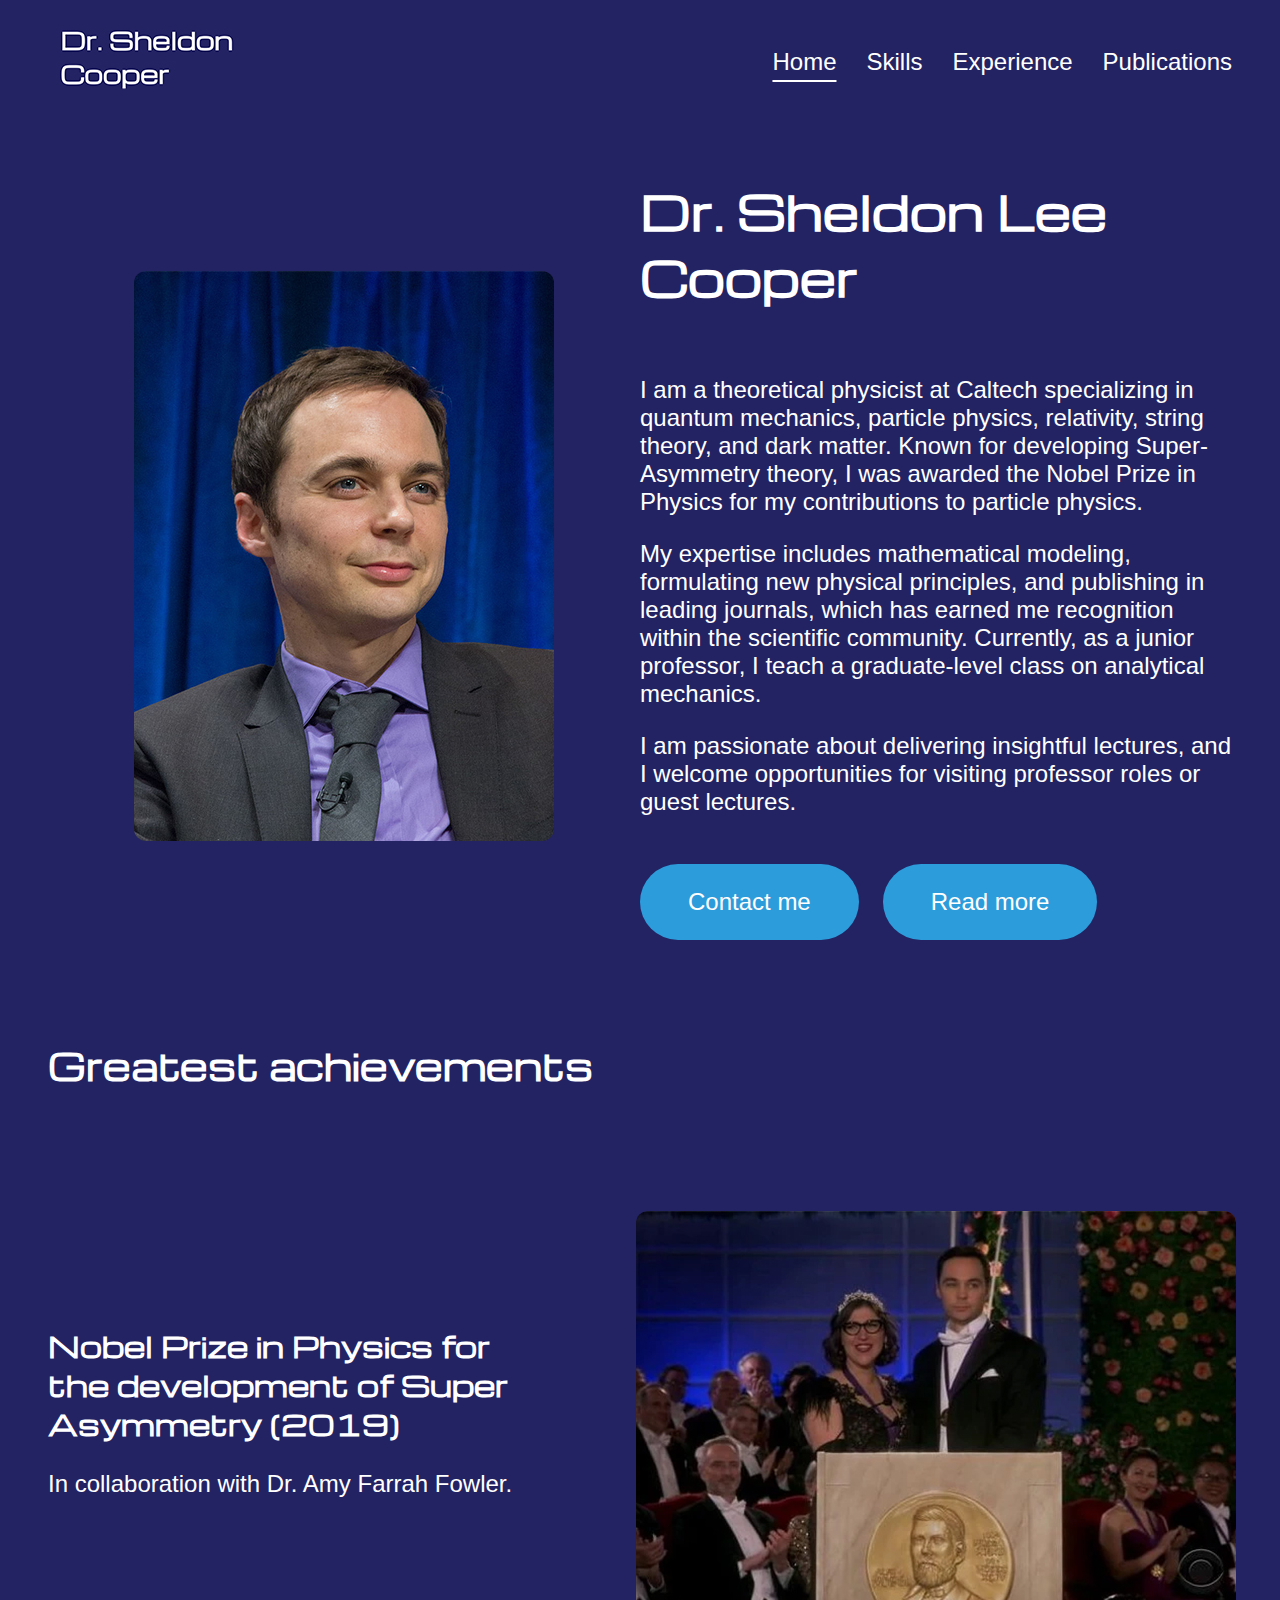
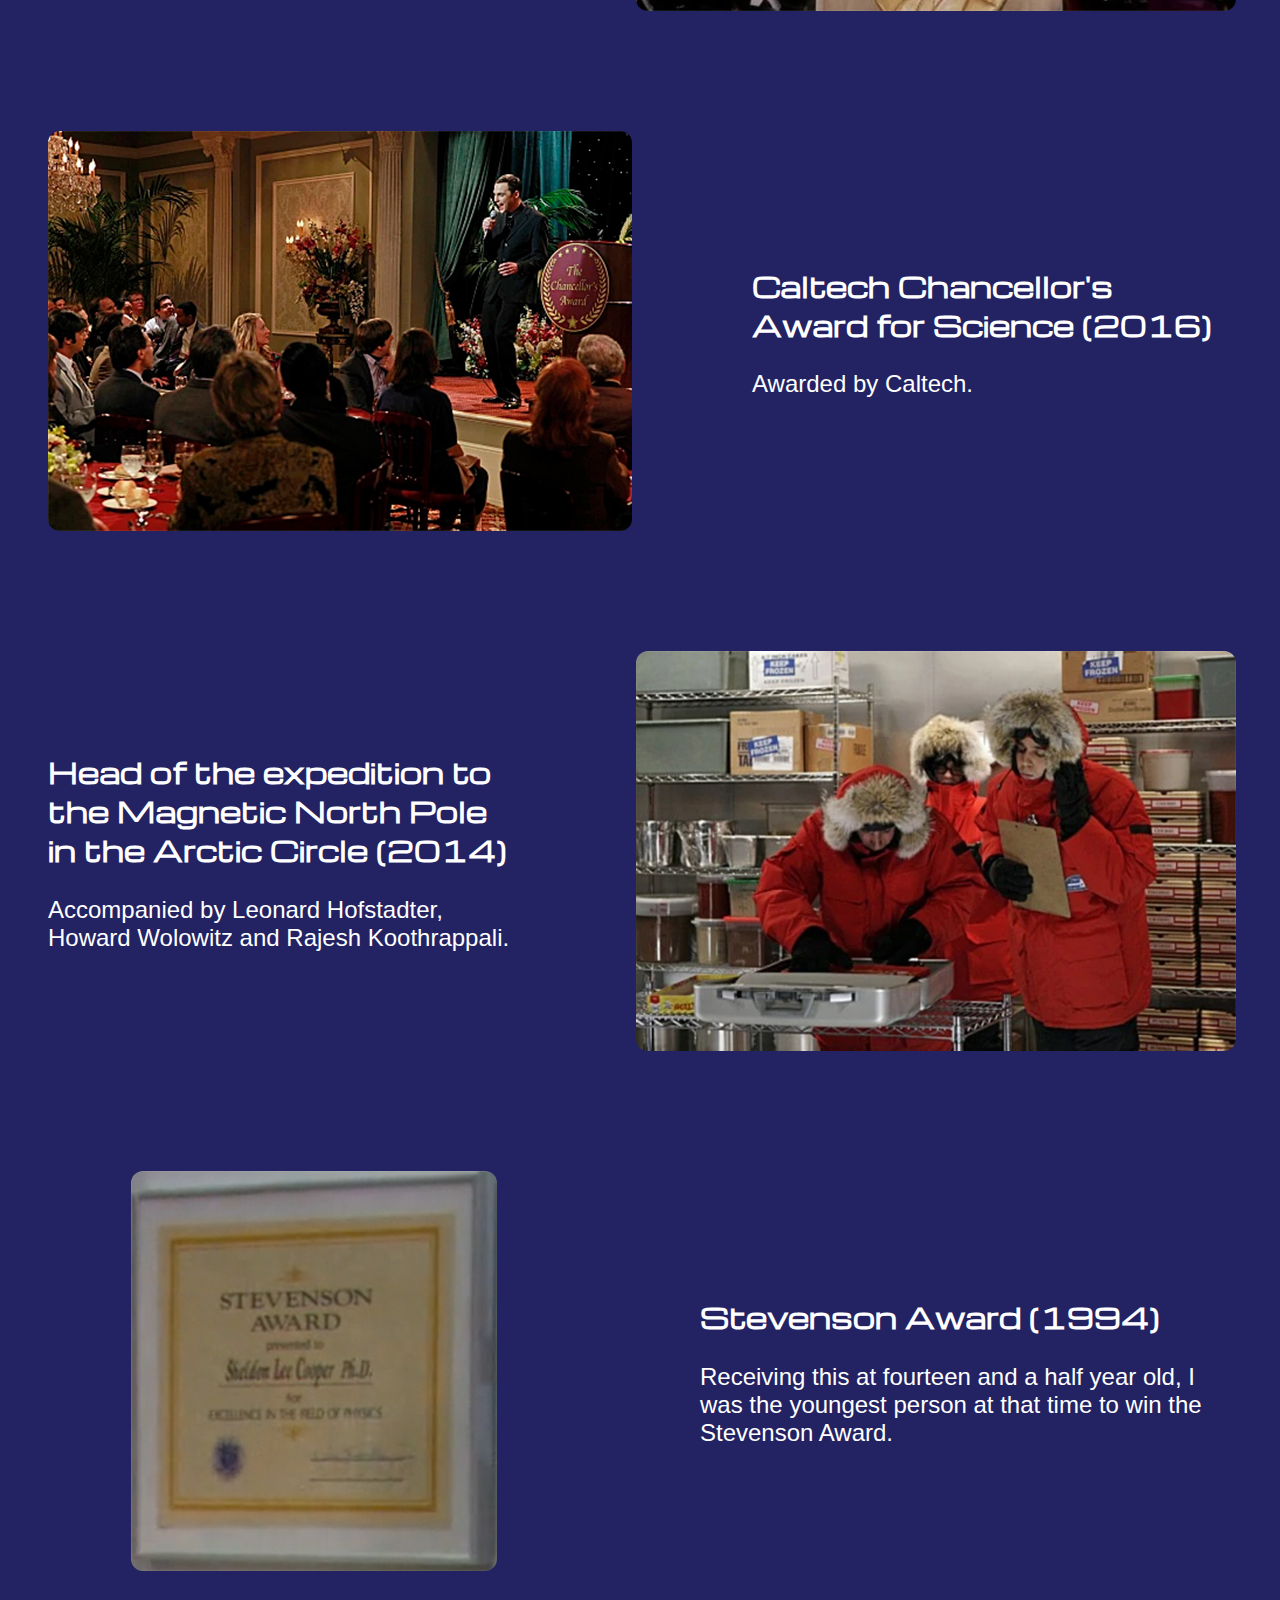
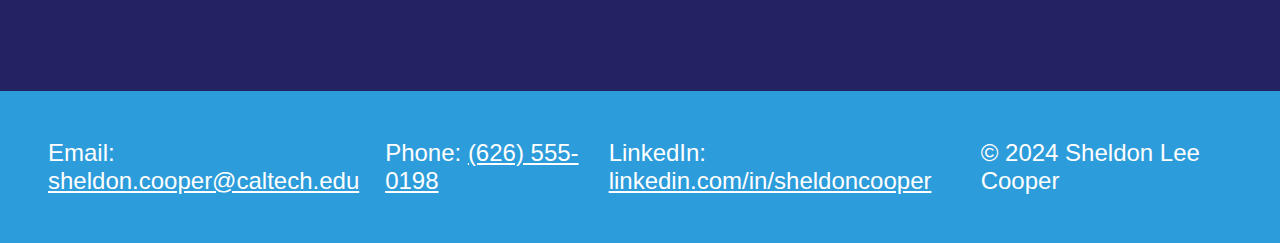
<file: index.html>
<!DOCTYPE html>
<html lang="en">
	<head>
		<meta charset="UTF-8" />
		<meta name="viewport" content="width=device-width, initial-scale=1.0" />
		<meta name="description" content="A brief overview of my professional background, areas of expertise and key achievements. ">
		<meta property="og:type" content="website">
		<meta property="og:title" content="Sheldon Cooper">
		<meta property="og:description" content="A brief overview of my professional background, areas of expertise and key achievements. ">
		<meta property="og:image" content="https://ehb-mct.github.io/web1-courseproject-AagjeDeLeeuw/images/og-image.jpg">
		<meta property="og:url" content="https://ehb-mct.github.io/web1-courseproject-AagjeDeLeeuw">
		<title>Sheldon Cooper</title>
		<link rel="stylesheet" href="style.css" />
		<link rel="icon" type="image/x-icon" href="images/favicon.png" />
		<script src="script.js"></script>
	</head>
	<body>
		<nav>
			<div id="nav-bar">
				<a href="index.html">
					<img src="images/logo.jpg" alt="Logo" />
				</a>
				<ul>
					<li><a href="index.html" class="selected">Home</a></li>
					<li><a href="skills.html">Skills</a></li>
					<li><a href="experience.html">Experience</a></li>
					<li><a href="publications.html">Publications</a></li>
				</ul>
				<a href="javascript:void(0);" onclick="menu()" id="menu">
					<img src="images/hamburger-menu.svg" alt="Menu" />
				</a>
			</div>
			<div id="nav-menu">
				<a href="index.html" class="selected">Home</a>
				<a href="skills.html">Skills</a>
				<a href="experience.html">Experience</a>
				<a href="publications.html">Publications</a>
			</div>
		</nav>
		<header>
			<div class="hero-text">
				<h1>Dr. Sheldon Lee Cooper</h1>
				<p>
					I am a theoretical physicist at Caltech specializing in quantum
					mechanics, particle physics, relativity, string theory, and dark
					matter. Known for developing Super-Asymmetry theory, I was awarded the
					Nobel Prize in Physics for my contributions to particle physics.
				</p>
				<p>
					My expertise includes mathematical modeling, formulating new physical
					principles, and publishing in leading journals, which has earned me
					recognition within the scientific community. Currently, as a junior
					professor, I teach a graduate-level class on analytical mechanics.
				</p>
				<p>
					I am passionate about delivering insightful lectures, and I welcome
					opportunities for visiting professor roles or guest lectures.
				</p>
				<div class="buttons">
					<a href="#contact" class="button">Contact me</a>
					<a href="#achievements" class="button">Read more</a>
				</div>
				<div class="hero-image"></div>
			</div>
			<div class="hero-image">
				<img src="images/sheldon-cooper.jpg" alt="Sheldon Lee Cooper" />
			</div>
		</header>
		<main>
			<h2 id="achievements">Greatest achievements</h2>
			<div class="content">
				<div class="image image-inverse">
					<img src="images/nobel-prize.jpg" alt="Nobel Prize" />
				</div>
				<div class="text text-inverse">
					<h3>
						Nobel Prize in Physics for the development of Super Asymmetry (2019)
					</h3>
					<p>In collaboration with Dr. Amy Farrah Fowler.</p>
				</div>
			</div>
			<div class="content">
				<div class="image">
					<img src="images/chancellor's-award-2.jpg" alt="Caltech Chancellor's Award for Science" />
				</div>
				<div class="text">
					<h3>Caltech Chancellor's Award for Science (2016)</h3>
					<p>Awarded by Caltech.</p>
				</div>
			</div>
			<div class="content">
				<div class="image image-inverse">
					<img src="images/moonpolar.jpg" alt="Expedition to the Magnetic North Pole" />
				</div>
				<div class="text text-inverse">
					<h3>
						Head of the expedition to the Magnetic North Pole in the Arctic
						Circle (2014)
					</h3>
					<p>
						Accompanied by Leonard Hofstadter, Howard Wolowitz and Rajesh Koothrappali.
					</p>
				</div>
			</div>
			<div class="content">
				<div class="image">
					<img src="images/stevenson-award.jpg" alt="Stevenson Award" />
				</div>
				<div class="text">
					<h3>Stevenson Award (1994)</h3>
					<p>
						Receiving this at fourteen and a half year old, I was the youngest
						person at that time to win the Stevenson Award.
					</p>
				</div>
			</div>
		</main>
		<footer>
			<div id="contact">
				<p>
					Email:
					<a href="mailto:sheldon.cooper@caltech.edu"
						>sheldon.cooper@caltech.edu</a
					>
				</p>
				<p>Phone: <a href="tel:+16265550198">(626) 555-0198</a></p>
				<p>
					LinkedIn:
					<a href="https://linkedin.com/in/sheldoncooper" target="_blank"
						>linkedin.com/in/sheldoncooper</a
					>
				</p>
			</div>
			<p>&copy; 2024 Sheldon Lee Cooper</p>
		</footer>
	</body>
</html>
</file>
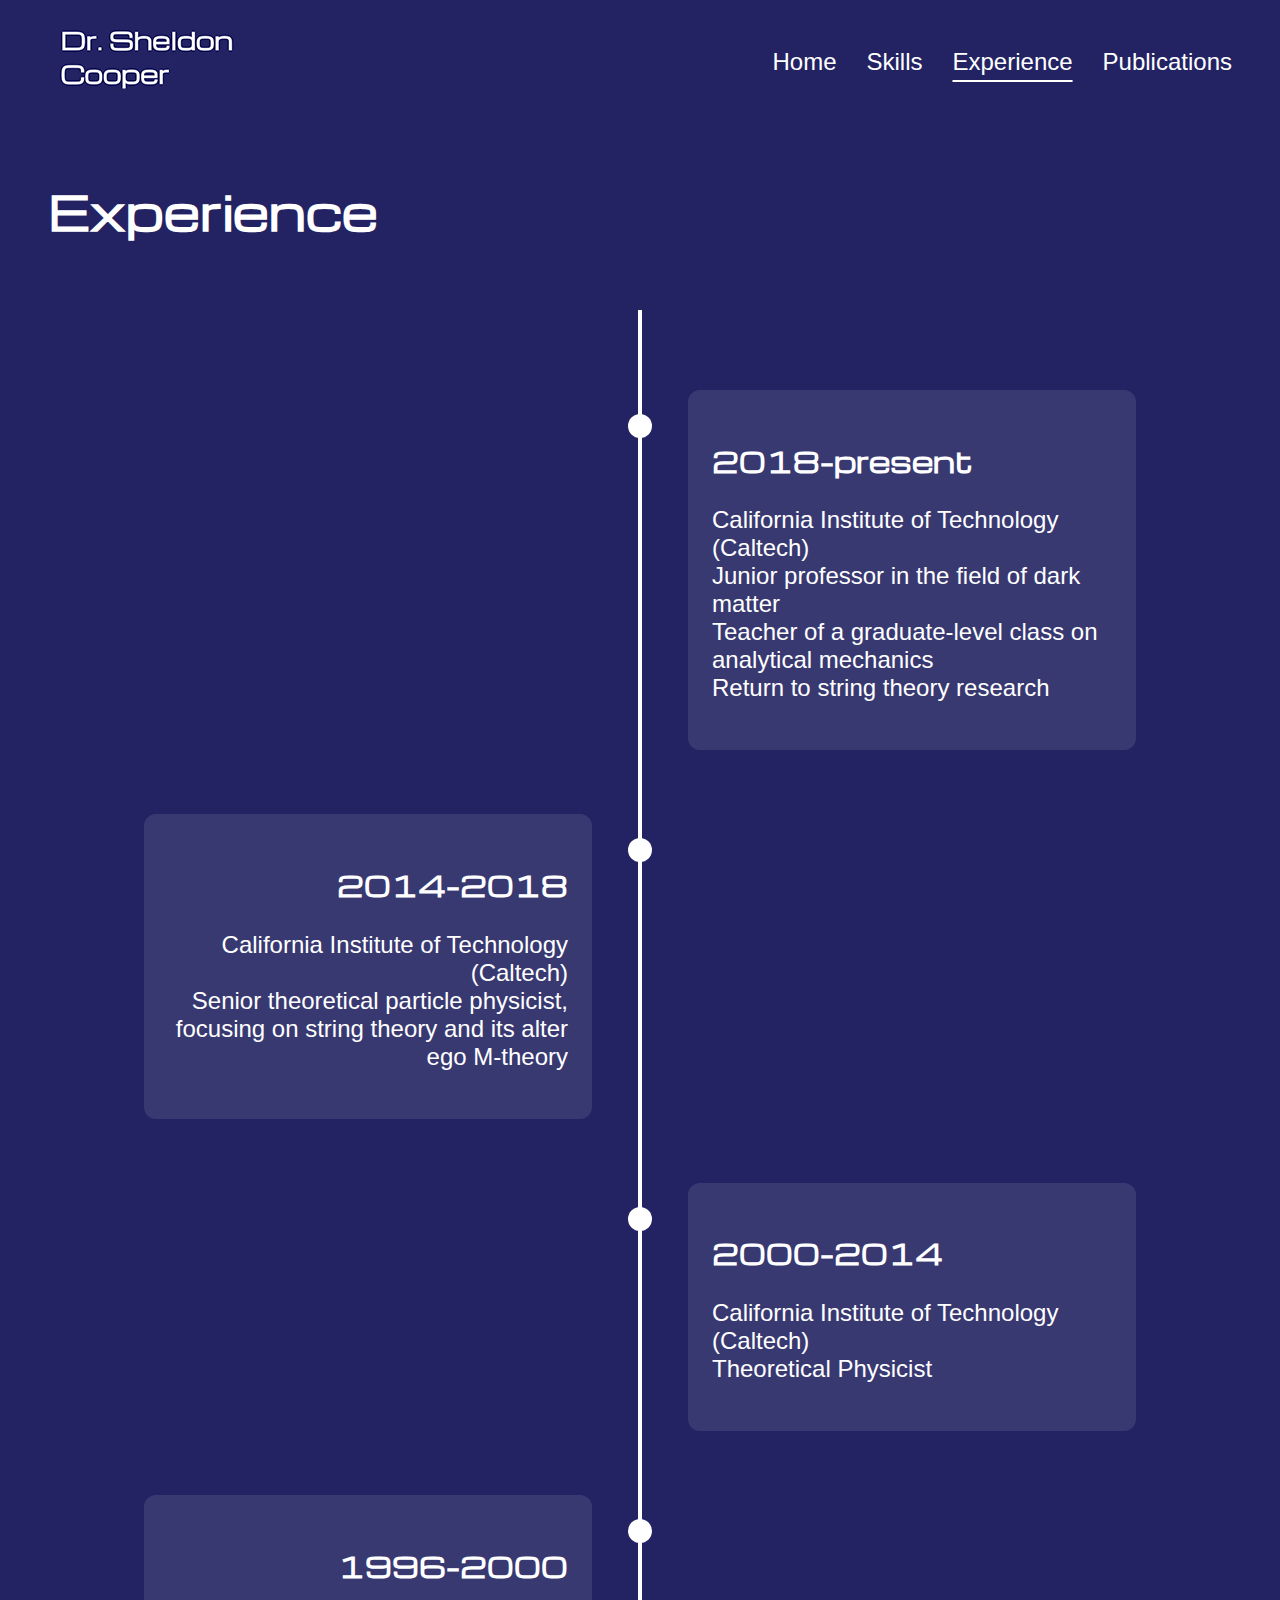
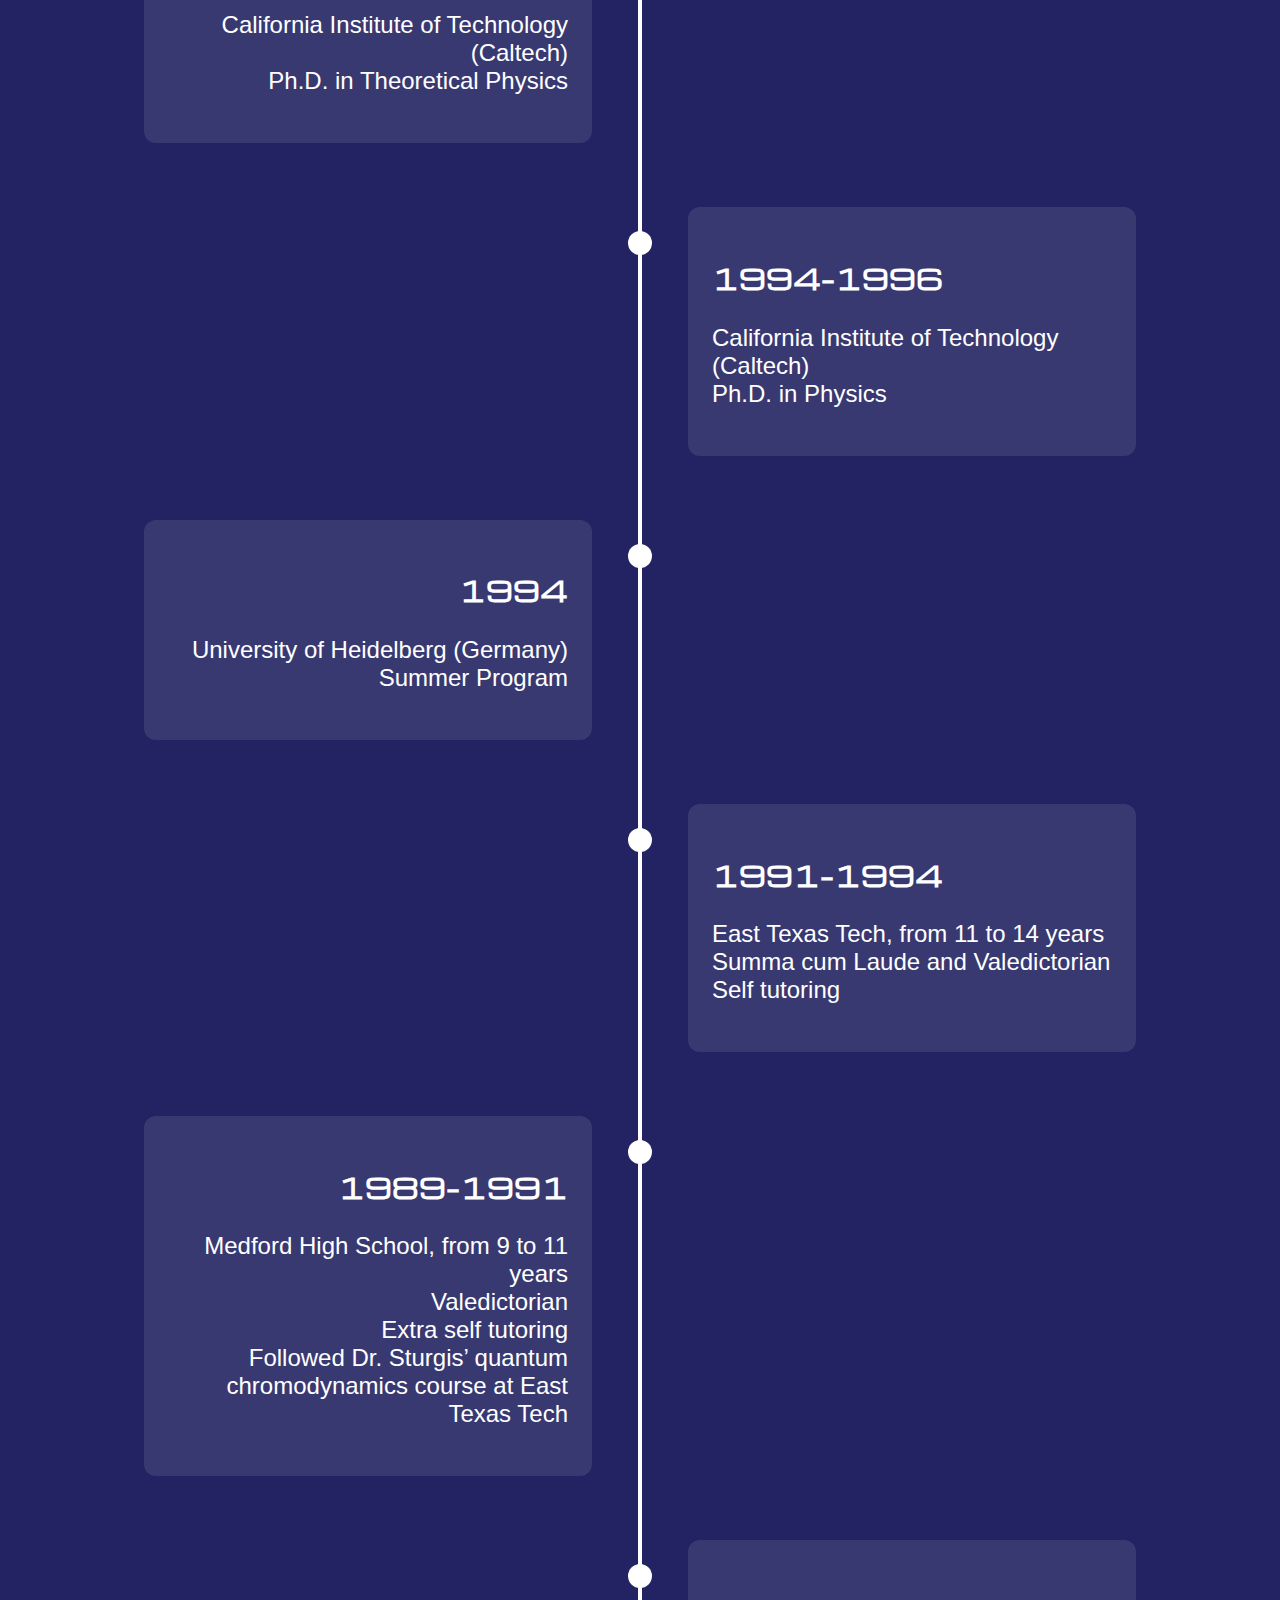
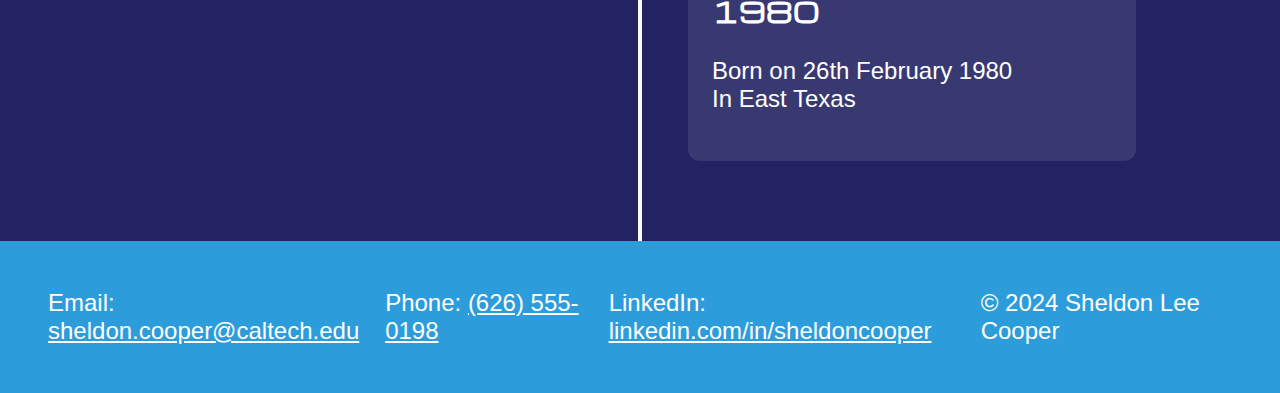
<file: experience.html>
<!DOCTYPE html>
<html lang="en">
	<head>
		<meta charset="UTF-8" />
		<meta name="viewport" content="width=device-width, initial-scale=1.0" />
		<meta name="description" content="The academic and professional trajectory. It highlights key milestones and positions throughout my career.">
		<meta property="og:type" content="website">
		<meta property="og:title" content="Sheldon Cooper - Experience">
		<meta property="og:description" content="The academic and professional trajectory. It highlights key milestones and positions throughout my career.">
		<meta property="og:image" content="https://ehb-mct.github.io/web1-courseproject-AagjeDeLeeuw/images/og-image.jpg">
		<meta property="og:url" content="https://ehb-mct.github.io/web1-courseproject-AagjeDeLeeuw">
		<title>Sheldon Cooper - Experience</title>
		<link rel="stylesheet" href="style.css" />
		<link rel="icon" type="image/x-icon" href="images/favicon.png" />
		<script src="script.js"></script>
	</head>
	<body>
		<nav>
			<div id="nav-bar">
				<a href="index.html">
					<img src="images/logo.jpg" alt="Logo" />
				</a>
				<ul>
					<li><a href="index.html">Home</a></li>
					<li><a href="skills.html">Skills</a></li>
					<li><a href="experience.html" class="selected">Experience</a></li>
					<li><a href="publications.html">Publications</a></li>
				</ul>
				<a href="javascript:void(0);" onclick="menu()" id="menu">
					<img src="images/hamburger-menu.svg" alt="Menu" />
				</a>
			</div>
			<div id="nav-menu">
				<a href="index.html">Home</a>
				<a href="skills.html">Skills</a>
				<a href="experience.html" class="selected">Experience</a>
				<a href="publications.html">Publications</a>
			</div>
		</nav>
		<main>
			<h1>Experience</h1>

			<div id="timeline">
				<div class="timeline-item">
					<div class="timeline-content">
						<h3>2018-present</h3>
						<p>
							California Institute of Technology (Caltech)<br />
							Junior professor in the field of dark matter<br />Teacher of a
							graduate-level class on analytical mechanics<br />Return to string
							theory research
						</p>
					</div>
				</div>

				<div class="timeline-item">
					<div class="timeline-content">
						<h3>2014-2018</h3>
						<p>
							California Institute of Technology (Caltech)<br />Senior
							theoretical particle physicist, focusing on string theory and its
							alter ego M-theory
						</p>
					</div>
				</div>

				<div class="timeline-item">
					<div class="timeline-content">
						<h3>2000-2014</h3>
						<p>
							California Institute of Technology (Caltech)<br />Theoretical
							Physicist
						</p>
					</div>
				</div>

				<div class="timeline-item">
					<div class="timeline-content">
						<h3>1996-2000</h3>
						<p>
							California Institute of Technology (Caltech)<br />Ph.D. in
							Theoretical Physics
						</p>
					</div>
				</div>

				<div class="timeline-item">
					<div class="timeline-content">
						<h3>1994-1996</h3>
						<p>
							California Institute of Technology (Caltech)<br />Ph.D. in Physics
						</p>
					</div>
				</div>

				<div class="timeline-item">
					<div class="timeline-content">
						<h3>1994</h3>
						<p>University of Heidelberg (Germany)<br />Summer Program</p>
					</div>
				</div>

				<div class="timeline-item">
					<div class="timeline-content">
						<h3>1991-1994</h3>
						<p>
							East Texas Tech, from 11 to 14 years<br />Summa cum Laude and
							Valedictorian<br />Self tutoring
						</p>
					</div>
				</div>

				<div class="timeline-item">
					<div class="timeline-content">
						<h3>1989-1991</h3>
						<p>
							Medford High School, from 9 to 11 years<br />Valedictorian<br />Extra
							self tutoring<br />Followed Dr. Sturgis’ quantum chromodynamics
							course at East Texas Tech
						</p>
					</div>
				</div>

				<div class="timeline-item">
					<div class="timeline-content">
						<h3>1980</h3>
						<p>Born on 26th February 1980 <br />In East Texas</p>
					</div>
				</div>
			</div>
		</main>
		<footer>
			<div id="contact">
				<p>
					Email:
					<a href="mailto:sheldon.cooper@caltech.edu"
						>sheldon.cooper@caltech.edu</a
					>
				</p>
				<p>Phone: <a href="tel:+16265550198">(626) 555-0198</a></p>
				<p>
					LinkedIn:
					<a href="https://linkedin.com/in/sheldoncooper" target="_blank"
						>linkedin.com/in/sheldoncooper</a
					>
				</p>
			</div>
			<p>&copy; 2024 Sheldon Lee Cooper</p>
		</footer>
	</body>
</html>
</file>
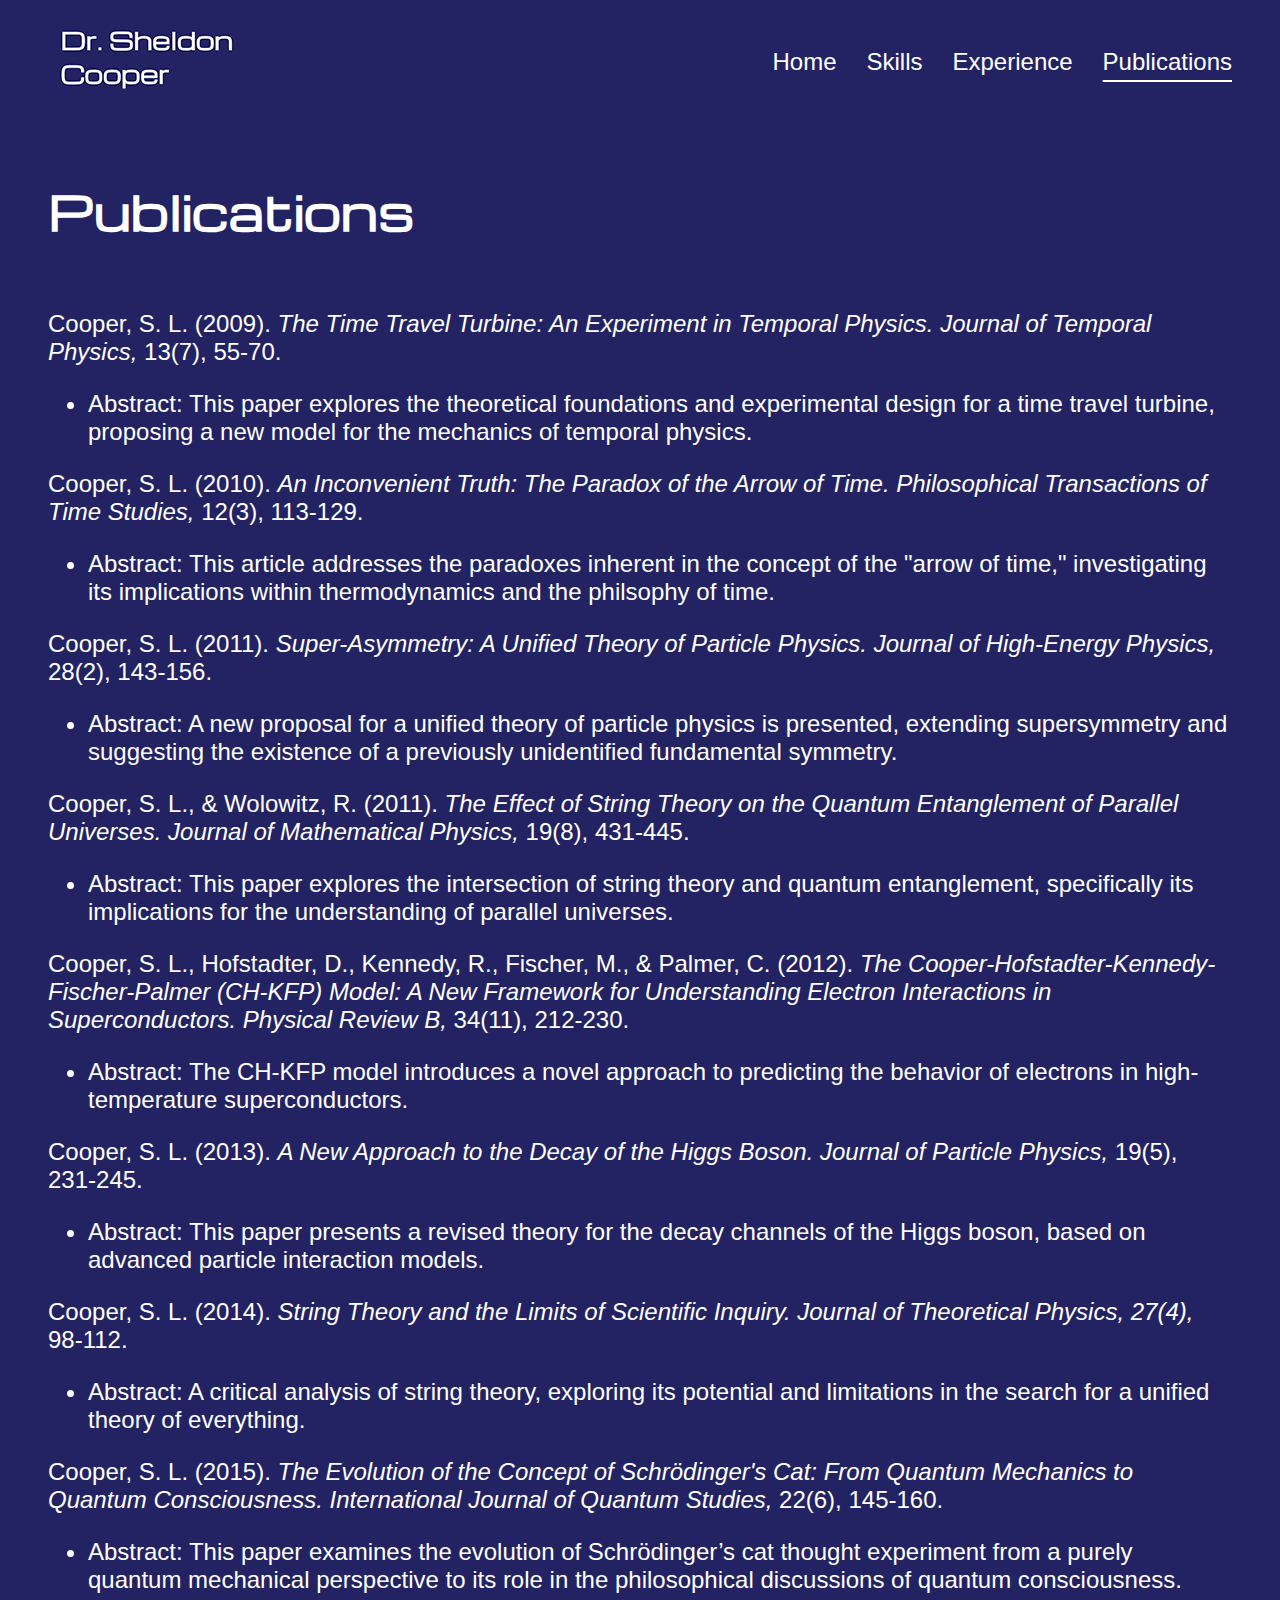
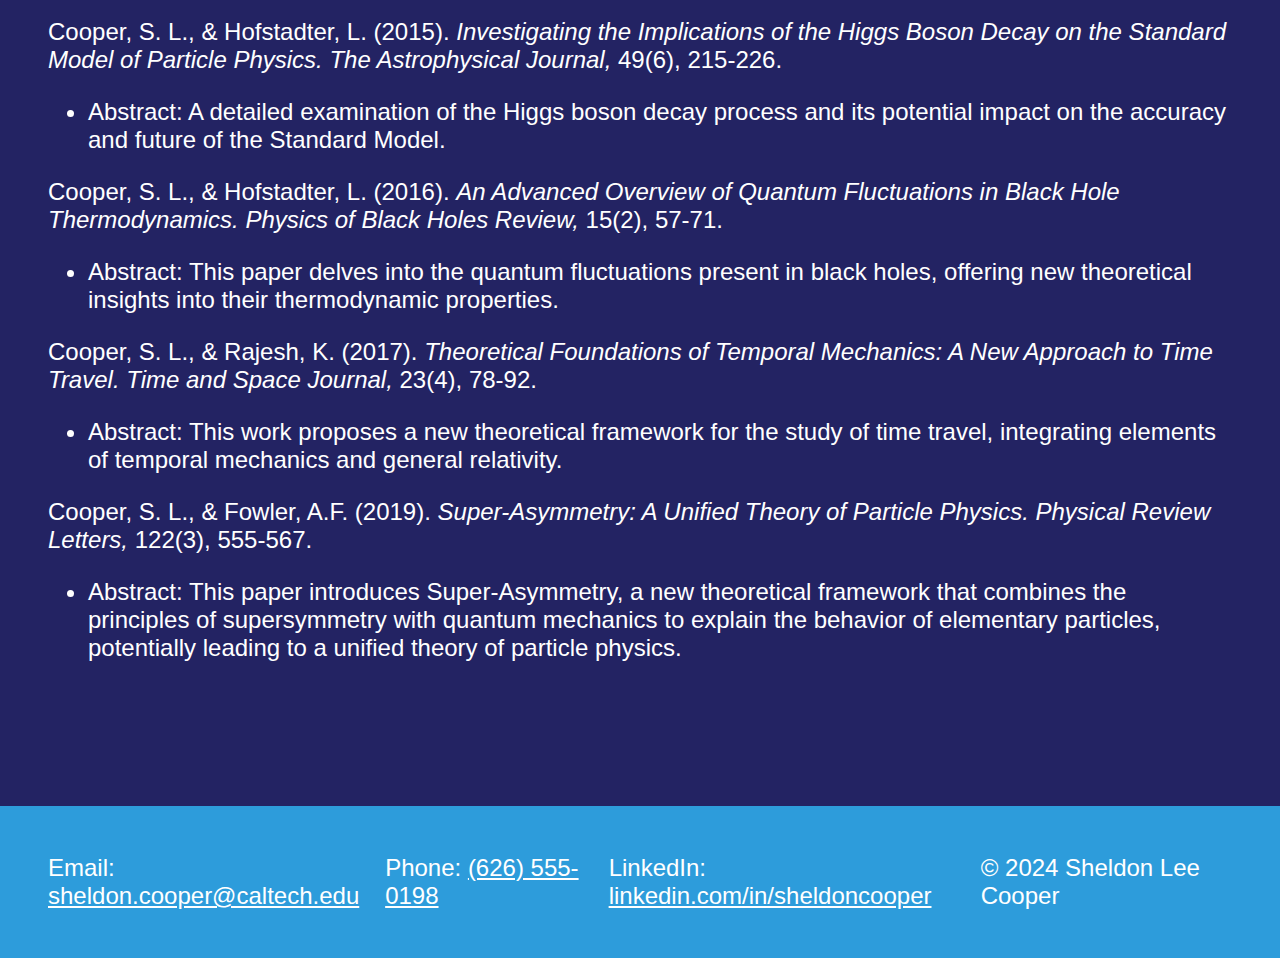
<file: publications.html>
<!DOCTYPE html>
<html lang="en">
	<head>
		<meta charset="UTF-8" />
		<meta name="viewport" content="width=device-width, initial-scale=1.0" />
		<meta
			name="description"
			content="A selection of my most significant research papers and articles."
		/>
		<meta property="og:type" content="website" />
		<meta property="og:title" content="Sheldon Cooper - Publications" />
		<meta
			property="og:description"
			content="A selection of my most significant research papers and articles."
		/>
		<meta
			property="og:image"
			content="https://ehb-mct.github.io/web1-courseproject-AagjeDeLeeuw/images/og-image.jpg"
		/>
		<meta
			property="og:url"
			content="https://ehb-mct.github.io/web1-courseproject-AagjeDeLeeuw"
		/>
		<title>Sheldon Cooper - Skills</title>
		<link rel="stylesheet" href="style.css" />
		<link rel="icon" type="image/x-icon" href="images/favicon.png" />
		<script src="script.js"></script>
	</head>
	<body>
		<nav>
			<div id="nav-bar">
				<a href="index.html">
					<img src="images/logo.jpg" alt="Logo" />
				</a>
				<ul>
					<li><a href="index.html">Home</a></li>
					<li><a href="skills.html">Skills</a></li>
					<li><a href="experience.html">Experience</a></li>
					<li><a href="publications.html" class="selected">Publications</a></li>
				</ul>
				<a href="javascript:void(0);" onclick="menu()" id="menu">
					<img src="images/hamburger-menu.svg" alt="Menu" />
				</a>
			</div>
			<div id="nav-menu">
				<a href="index.html">Home</a>
				<a href="skills.html">Skills</a>
				<a href="experience.html">Experience</a>
				<a href="publications.html" class="selected">Publications</a>
			</div>
		</nav>
		<main>
			<h1>Publications</h1>
			<p>
				Cooper, S. L. (2009).
				<span class="italic"
					>The Time Travel Turbine: An Experiment in Temporal Physics. Journal
					of Temporal Physics,</span
				>
				13(7), 55-70.
			</p>
			<ul>
				<li>
					Abstract: This paper explores the theoretical foundations and
					experimental design for a time travel turbine, proposing a new model
					for the mechanics of temporal physics.
				</li>
			</ul>
			<p>
				Cooper, S. L. (2010).
				<span class="italic"
					>An Inconvenient Truth: The Paradox of the Arrow of Time.
					Philosophical Transactions of Time Studies,</span
				>
				12(3), 113-129.
			</p>
			<ul>
				<li>
					Abstract: This article addresses the paradoxes inherent in the concept
					of the "arrow of time," investigating its implications within
					thermodynamics and the philsophy of time.
				</li>
			</ul>
			<p>
				Cooper, S. L. (2011).
				<span class="italic"
					>Super-Asymmetry: A Unified Theory of Particle Physics. Journal of
					High-Energy Physics,</span
				>
				28(2), 143-156.
			</p>
			<ul>
				<li>
					Abstract: A new proposal for a unified theory of particle physics is
					presented, extending supersymmetry and suggesting the existence of a
					previously unidentified fundamental symmetry.
				</li>
			</ul>
			<p>
				Cooper, S. L., & Wolowitz, R. (2011).
				<span class="italic"
					>The Effect of String Theory on the Quantum Entanglement of Parallel
					Universes. Journal of Mathematical Physics,</span
				>
				19(8), 431-445.
			</p>
			<ul>
				<li>
					Abstract: This paper explores the intersection of string theory and
					quantum entanglement, specifically its implications for the
					understanding of parallel universes.
				</li>
			</ul>
			<p>
				Cooper, S. L., Hofstadter, D., Kennedy, R., Fischer, M., & Palmer, C.
				(2012).
				<span class="italic"
					>The Cooper-Hofstadter-Kennedy-Fischer-Palmer (CH-KFP) Model: A New
					Framework for Understanding Electron Interactions in Superconductors.
					Physical Review B,</span
				>
				34(11), 212-230.
			</p>
			<ul>
				<li>
					Abstract: The CH-KFP model introduces a novel approach to predicting
					the behavior of electrons in high-temperature superconductors.
				</li>
			</ul>
			<p>
				Cooper, S. L. (2013).
				<span class="italic"
					>A New Approach to the Decay of the Higgs Boson. Journal of Particle
					Physics,</span
				>
				19(5), 231-245.
			</p>
			<ul>
				<li>
					Abstract: This paper presents a revised theory for the decay channels
					of the Higgs boson, based on advanced particle interaction models.
				</li>
			</ul>
			<p>
				Cooper, S. L. (2014).
				<span class="italic"
					>String Theory and the Limits of Scientific Inquiry. Journal of
					Theoretical Physics, 27(4),</span
				>
				98-112.
			</p>
			<ul>
				<li>
					Abstract: A critical analysis of string theory, exploring its
					potential and limitations in the search for a unified theory of
					everything.
				</li>
			</ul>
			<p>
				Cooper, S. L. (2015).
				<span class="italic"
					>The Evolution of the Concept of Schrödinger's Cat: From Quantum
					Mechanics to Quantum Consciousness. International Journal of Quantum
					Studies,</span
				>
				22(6), 145-160.
			</p>
			<ul>
				<li>
					Abstract: This paper examines the evolution of Schrödinger’s cat
					thought experiment from a purely quantum mechanical perspective to its
					role in the philosophical discussions of quantum consciousness.
				</li>
			</ul>
			<p>
				Cooper, S. L., & Hofstadter, L. (2015).
				<span class="italic"
					>Investigating the Implications of the Higgs Boson Decay on the
					Standard Model of Particle Physics. The Astrophysical Journal,</span
				>
				49(6), 215-226.
			</p>
			<ul>
				<li>
					Abstract: A detailed examination of the Higgs boson decay process and
					its potential impact on the accuracy and future of the Standard Model.
				</li>
			</ul>
			<p>
				Cooper, S. L., & Hofstadter, L. (2016).
				<span class="italic"
					>An Advanced Overview of Quantum Fluctuations in Black Hole
					Thermodynamics. Physics of Black Holes Review,</span
				>
				15(2), 57-71.
			</p>
			<ul>
				<li>
					Abstract: This paper delves into the quantum fluctuations present in
					black holes, offering new theoretical insights into their
					thermodynamic properties.
				</li>
			</ul>
			<p>
				Cooper, S. L., & Rajesh, K. (2017).
				<span class="italic"
					>Theoretical Foundations of Temporal Mechanics: A New Approach to Time
					Travel. Time and Space Journal,</span
				>
				23(4), 78-92.
			</p>
			<ul>
				<li>
					Abstract: This work proposes a new theoretical framework for the study
					of time travel, integrating elements of temporal mechanics and general
					relativity.
				</li>
			</ul>
			<p>
				Cooper, S. L., & Fowler, A.F. (2019).
				<span class="italic"
					>Super-Asymmetry: A Unified Theory of Particle Physics. Physical
					Review Letters,</span
				>
				122(3), 555-567.
			</p>
			<ul>
				<li class="spacing">
					Abstract: This paper introduces Super-Asymmetry, a new theoretical
					framework that combines the principles of supersymmetry with quantum
					mechanics to explain the behavior of elementary particles, potentially
					leading to a unified theory of particle physics.
				</li>
			</ul>
		</main>
		<footer>
			<div id="contact">
				<p>
					Email:
					<a href="mailto:sheldon.cooper@caltech.edu"
						>sheldon.cooper@caltech.edu</a
					>
				</p>
				<p>Phone: <a href="tel:+16265550198">(626) 555-0198</a></p>
				<p>
					LinkedIn:
					<a href="https://linkedin.com/in/sheldoncooper" target="_blank"
						>linkedin.com/in/sheldoncooper</a
					>
				</p>
			</div>
			<p>&copy; 2024 Sheldon Lee Cooper</p>
		</footer>
	</body>
</html>
</file>
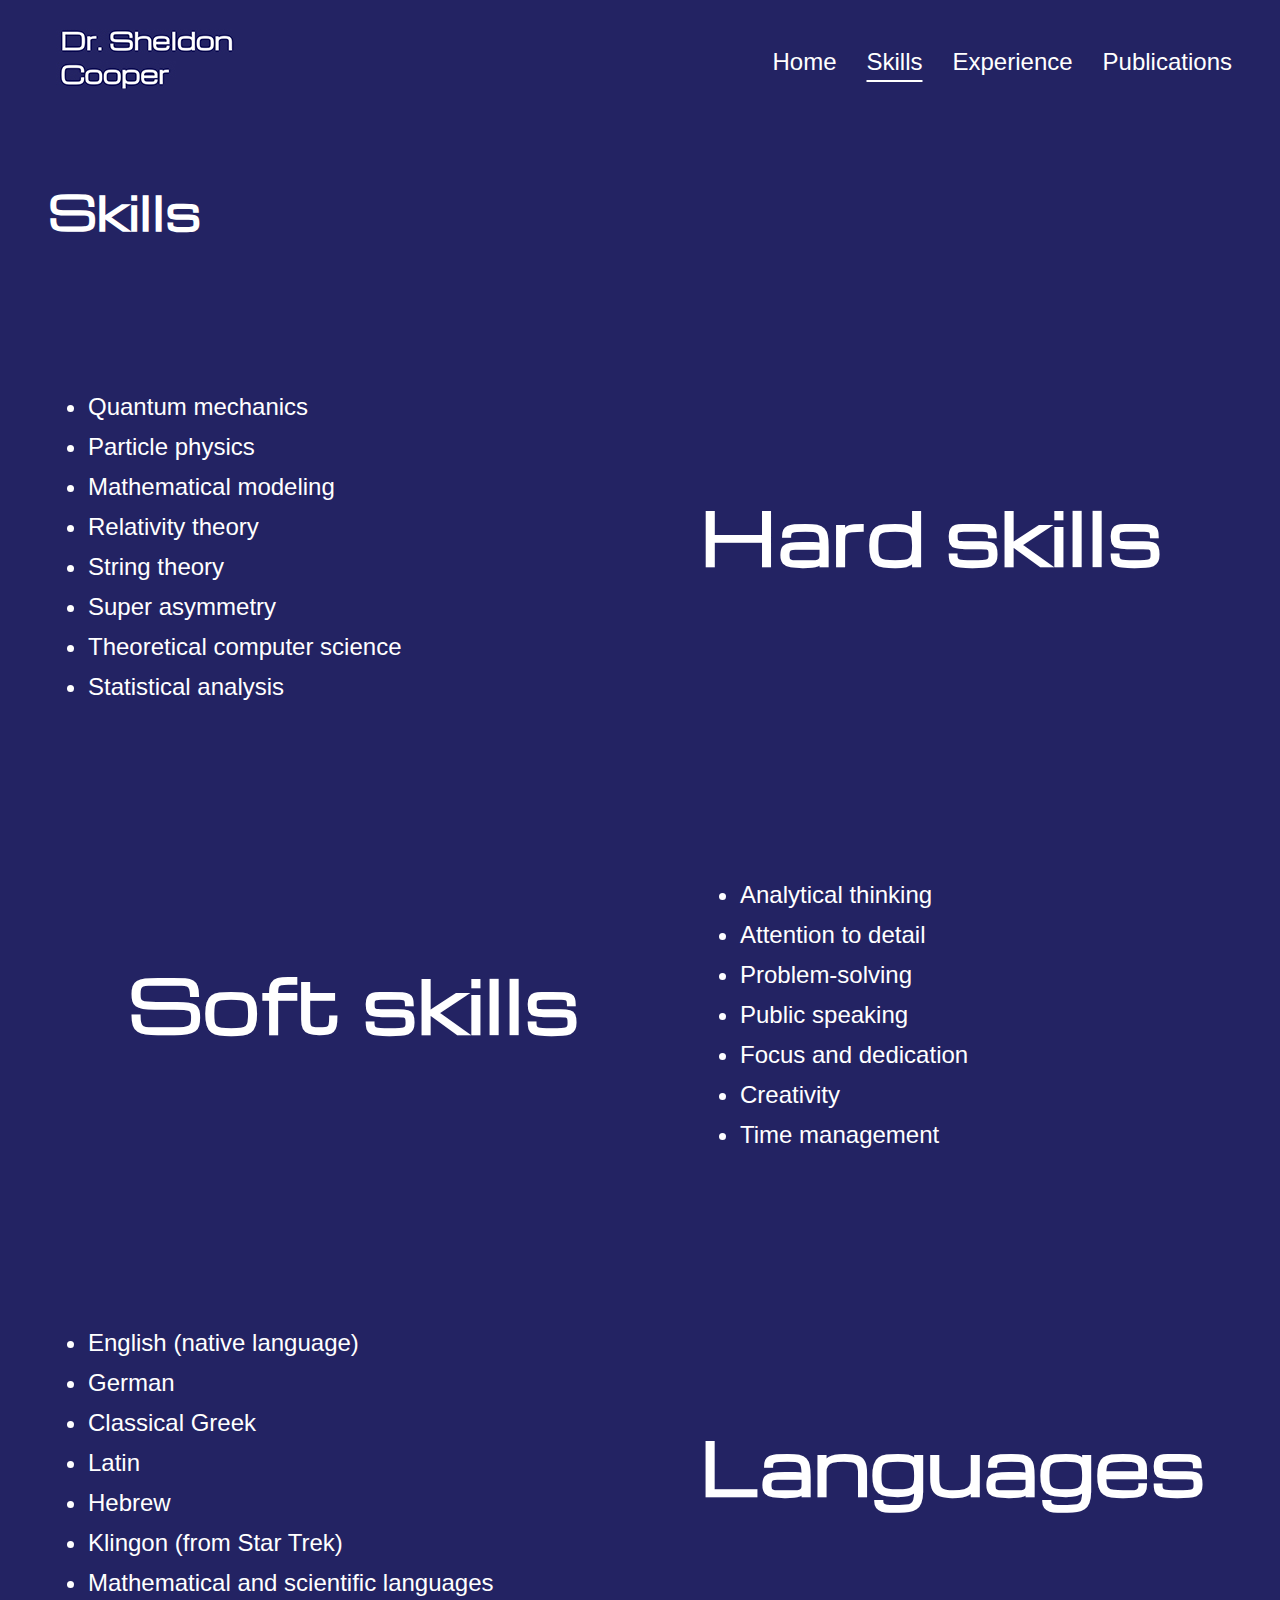
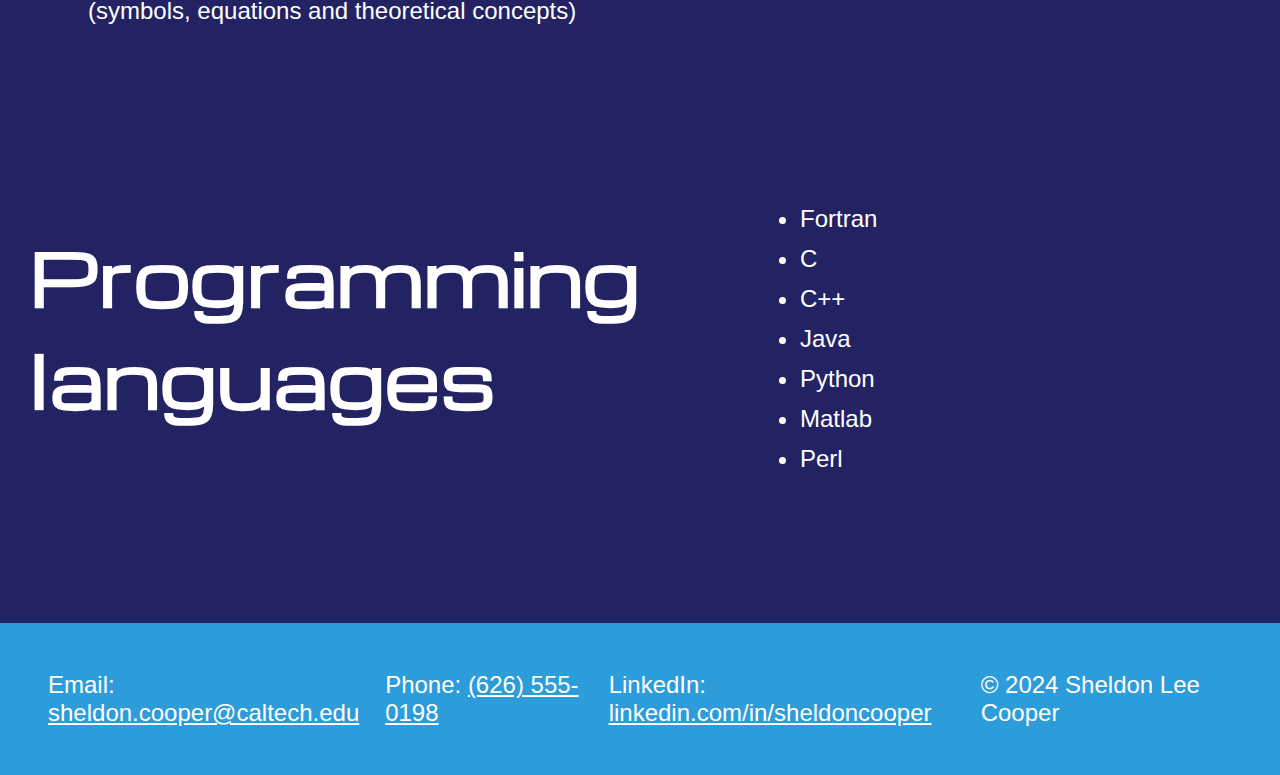
<file: skills.html>
<!DOCTYPE html>
<html lang="en">
	<head>
		<meta charset="UTF-8" />
		<meta name="viewport" content="width=device-width, initial-scale=1.0" />
		<meta name="description" content="Technical and research capabilities, including knowledge of languages and program languages.">
		<meta property="og:type" content="website">
		<meta property="og:title" content="Sheldon Cooper - Skills">
		<meta property="og:description" content="Technical and research capabilities, including knowledge of languages and program languages.">
		<meta property="og:image" content="https://ehb-mct.github.io/web1-courseproject-AagjeDeLeeuw/images/og-image.jpg">
		<meta property="og:url" content="https://ehb-mct.github.io/web1-courseproject-AagjeDeLeeuw">
		<title>Sheldon Cooper - Skills</title>
		<link rel="stylesheet" href="style.css" />
		<link rel="icon" type="image/x-icon" href="images/favicon.png" />
		<script src="script.js"></script>
	</head>
	<body>
		<nav>
			<div id="nav-bar">
				<a href="index.html">
					<img src="images/logo.jpg" alt="Logo" />
				</a>
				<ul>
					<li><a href="index.html">Home</a></li>
					<li><a href="skills.html" class="selected">Skills</a></li>
					<li><a href="experience.html">Experience</a></li>
					<li><a href="publications.html">Publications</a></li>
				</ul>
				<a href="javascript:void(0);" onclick="menu()" id="menu">
					<img src="images/hamburger-menu.svg" alt="Menu" />
				</a>
			</div>
			<div id="nav-menu">
				<a href="index.html">Home</a>
				<a href="skills.html" class="selected">Skills</a>
				<a href="experience.html">Experience</a>
				<a href="publications.html">Publications</a>
			</div>
		</nav>
		<main>
			<h1>Skills</h1>
			<div class="content">
				<div class="big-title big-title-inverse">
					<h2>Hard skills</h2>
				</div>
				<div class="text text-inverse">
					<ul>
						<li>Quantum mechanics</li>
						<li>Particle physics</li>
						<li>Mathematical modeling</li>
						<li>Relativity theory</li>
						<li>String theory</li>
						<li>Super asymmetry</li>
						<li>Theoretical computer science</li>
						<li>Statistical analysis</li>
					</ul>
				</div>
			</div>
			<div class="content">
				<div class="big-title">
					<h2>Soft skills</h2>
				</div>
				<div class="text">
					<ul>
						<li>Analytical thinking</li>
						<li>Attention to detail</li>
						<li>Problem-solving</li>
						<li>Public speaking</li>
						<li>Focus and dedication</li>
						<li>Creativity</li>
						<li>Time management</li>
					</ul>
				</div>
			</div>
			<div class="content">
				<div class="big-title big-title-inverse">
					<h2>Languages</h2>
				</div>
				<div class="text text-inverse">
					<ul>
						<li>English (native language)</li>
						<li>German</li>
						<li>Classical Greek</li>
						<li>Latin</li>
						<li>Hebrew</li>
						<li>Klingon (from Star Trek)</li>
						<li>
							Mathematical and scientific languages (symbols, equations and
							theoretical concepts)
						</li>
					</ul>
				</div>
			</div>
			<div class="content">
				<div class="big-title">
					<h2>Programming languages</h2>
				</div>
				<div class="text">
					<ul>
						<li>Fortran</li>
						<li>C</li>
						<li>C++</li>
						<li>Java</li>
						<li>Python</li>
						<li>Matlab</li>
						<li>Perl</li>
					</ul>
				</div>
			</div>
		</main>
		<footer>
			<div id="contact">
				<p>
					Email:
					<a href="mailto:sheldon.cooper@caltech.edu"
						>sheldon.cooper@caltech.edu</a
					>
				</p>
				<p>Phone: <a href="tel:+16265550198">(626) 555-0198</a></p>
				<p>
					LinkedIn:
					<a href="https://linkedin.com/in/sheldoncooper" target="_blank"
						>linkedin.com/in/sheldoncooper</a
					>
				</p>
			</div>
			<p>&copy; 2024 Sheldon Lee Cooper</p>
		</footer>
	</body>
</html>
</file>
<file: style.css>
@import url("https://fonts.googleapis.com/css2?family=Michroma&display=swap");
@import url("https://fonts.googleapis.com/css2?family=Roboto+Flex:opsz,wght@8..144,100..1000&display=swap");

body {
	background-color: #232363;
	color: white;
	font-family: "Roboto", sans-serif;
	font-size: 18pt;
	padding: 0;
	margin: 0;
}

h1 {
	font-family: "Michroma", sans-serif;
	font-size: 35pt;
	margin-top: 40pt;
	margin-bottom: 50pt;
}

h2 {
	font-family: "Michroma", sans-serif;
	margin-top: 20pt;
	margin-bottom: 40pt;
}

h3 {
	font-family: "Michroma", sans-serif;
	margin-top: 20pt;
	margin-bottom: 20pt;
}

.italic {
	font-style: italic;
}

#nav-bar {
	display: flex;
	justify-content: space-between;
	align-items: center;
	padding: 1em 2em;
}

#nav-bar ul {
	list-style-type: none;
	display: flex;
}

#nav-bar ul li {
	margin-left: 1.25em;
}

#nav-bar ul li .selected {
	text-decoration: underline;
	text-underline-offset: 0.4em;
}

#nav-bar ul li a {
	text-decoration: none;
	color: white;
}

#nav-bar ul li a:hover {
	text-decoration: underline;
	text-underline-offset: 0.4em;
}

#menu {
	display: none;
}

#nav-menu {
	display: none;
}

img {
	border-radius: 0.5em;
}

header {
	display: flex;
	justify-content: space-between;
	align-items: center;
	padding: 0 2em 1em 2em;
}

.hero-image {
	width: 50%;
	order: 1;
	display: flex;
	justify-content: center;
	align-items: center;
}

.hero-text {
	width: 50%;
	order: 2;
}

.buttons {
	margin: 2em 0;
	display: flex;
}

.button {
	background-color: #2d9cdb;
	color: white;
	padding: 1em 2em;
	border-radius: 5em;
	text-decoration: none;
}

.button:hover,
.button:active {
	background-color: #ffd700;
}

.button + .button {
	margin-left: 1em;
}

main {
	padding: 0 2em;
}

.content {
	display: flex;
	justify-content: space-between;
	gap: 5em;
	align-items: center;
	margin: 5em 0;
}

.image {
	width: 50%;
	order: 1;
	display: flex;
	justify-content: center;
	align-items: center;
}

.text {
	width: 50%;
	order: 2;
}

.big-title {
	font-size: 2em;
	width: 50%;
	order: 1;
	display: flex;
	justify-content: flex-end;
	align-items: center;
}

.image-inverse {
	order: 2;
}

.text-inverse {
	order: 1;
}

.big-title-inverse {
	order: 2;
	justify-content: flex-start;
}

#timeline {
	position: relative;
	padding: 2em;
	display: flex;
	flex-direction: column;
}

#timeline::before {
	content: "";
	position: absolute;
	top: 0;
	bottom: 0;
	left: 50%;
	transform: translateX(-50%);
	width: 4px;
	background: #fff;
}

.timeline-item {
	position: relative;
	display: flex;
	align-items: center;
	margin: 2rem 0;
	width: 100%;
}

.timeline-item:nth-child(odd) {
	text-align: left;
	flex-direction: row-reverse;
}

.timeline-item:nth-child(odd) .timeline-content {
	margin-right: 2em;
}

.timeline-item:nth-child(even) {
	text-align: right;
	flex-direction: row;
}

.timeline-item:nth-child(even) .timeline-content {
	margin-left: 2em;
}

.timeline-item::before {
	content: "";
	position: absolute;
	top: 1em;
	left: 50%;
	transform: translateX(-50%);
	width: 1em;
	height: 1em;
	background-color: #fff;
	border-radius: 50%;
}

/* CARD (FIXED WIDTH => SAME SIZE) */
.timeline-content {
	position: relative;
	width: calc(50% - 6em);
	background-color: rgba(255, 255, 255, 0.1);
	padding: 1em;
	border-radius: 0.5em;
}

footer {
	display: flex;
	justify-content: space-between;
	align-items: center;
	padding: 1em 2em;
	background-color: #2d9cdb;
}

footer #contact {
	display: flex;
}

footer #contact a {
	margin-right: 1em;
}

footer a {
	color: white;
}

.text li {
	padding: 0.25em 0;
}

.spacing {
	margin-bottom: 6em;
}

@media (max-width: 768px) {
	#nav-bar ul {
		display: none;
	}

	#menu {
		display: block;
	}

	#menu img {
		width: 1.25em;
	}

	#menu:hover {
		cursor: pointer;
	}

	#nav-menu {
		flex-direction: column;
		background-color: rgba(255, 255, 255, 0.1);
	}

	#nav-menu .selected {
		background-color: #ffd700;
	}

	#nav-menu a {
		text-decoration: none;
		color: white;
		padding: 1em 2em;
	}

	#nav-menu a:hover {
		background-color: #ffd700;
	}

	header {
		flex-direction: column;
	}

	.hero-image {
		width: 100%;
	}

	.hero-text {
		width: 100%;
	}

	.content {
		flex-direction: column;
	}

	.image {
		width: 100%;
	}

	.text {
		width: 100%;
	}

	.big-title {
		width: 100%;
	}

	.image-inverse {
		order: 1;
	}

	.text-inverse {
		order: 2;
	}

	.big-title-inverse {
		order: 1;
	}

	#timeline::before {
		left: 1em;
		transform: none;
	}

	.timeline-item {
		width: 100%;
		left: 0;
		padding-left: 1em;
	}

	.timeline-item:nth-child(even),
	.timeline-item:nth-child(odd) {
		text-align: left;
		left: 0;
	}

	.timeline-item:nth-child(even) .timeline-content,
	.timeline-item:nth-child(odd) .timeline-content {
		margin: 0;
	}

	.timeline-item::before {
		left: -0.9em;
	}

	.timeline-content {
		width: auto;
	}

	.big-title {
		justify-content: flex-start;
		font-size: 1.5em;
	}
}

@media (max-width: 1024px) {
	footer {
		flex-direction: column;
	}

	footer #contact {
		flex-direction: column;
		width: 500px;
	}

	footer p {
		width: 500px;
	}
}
</file>
